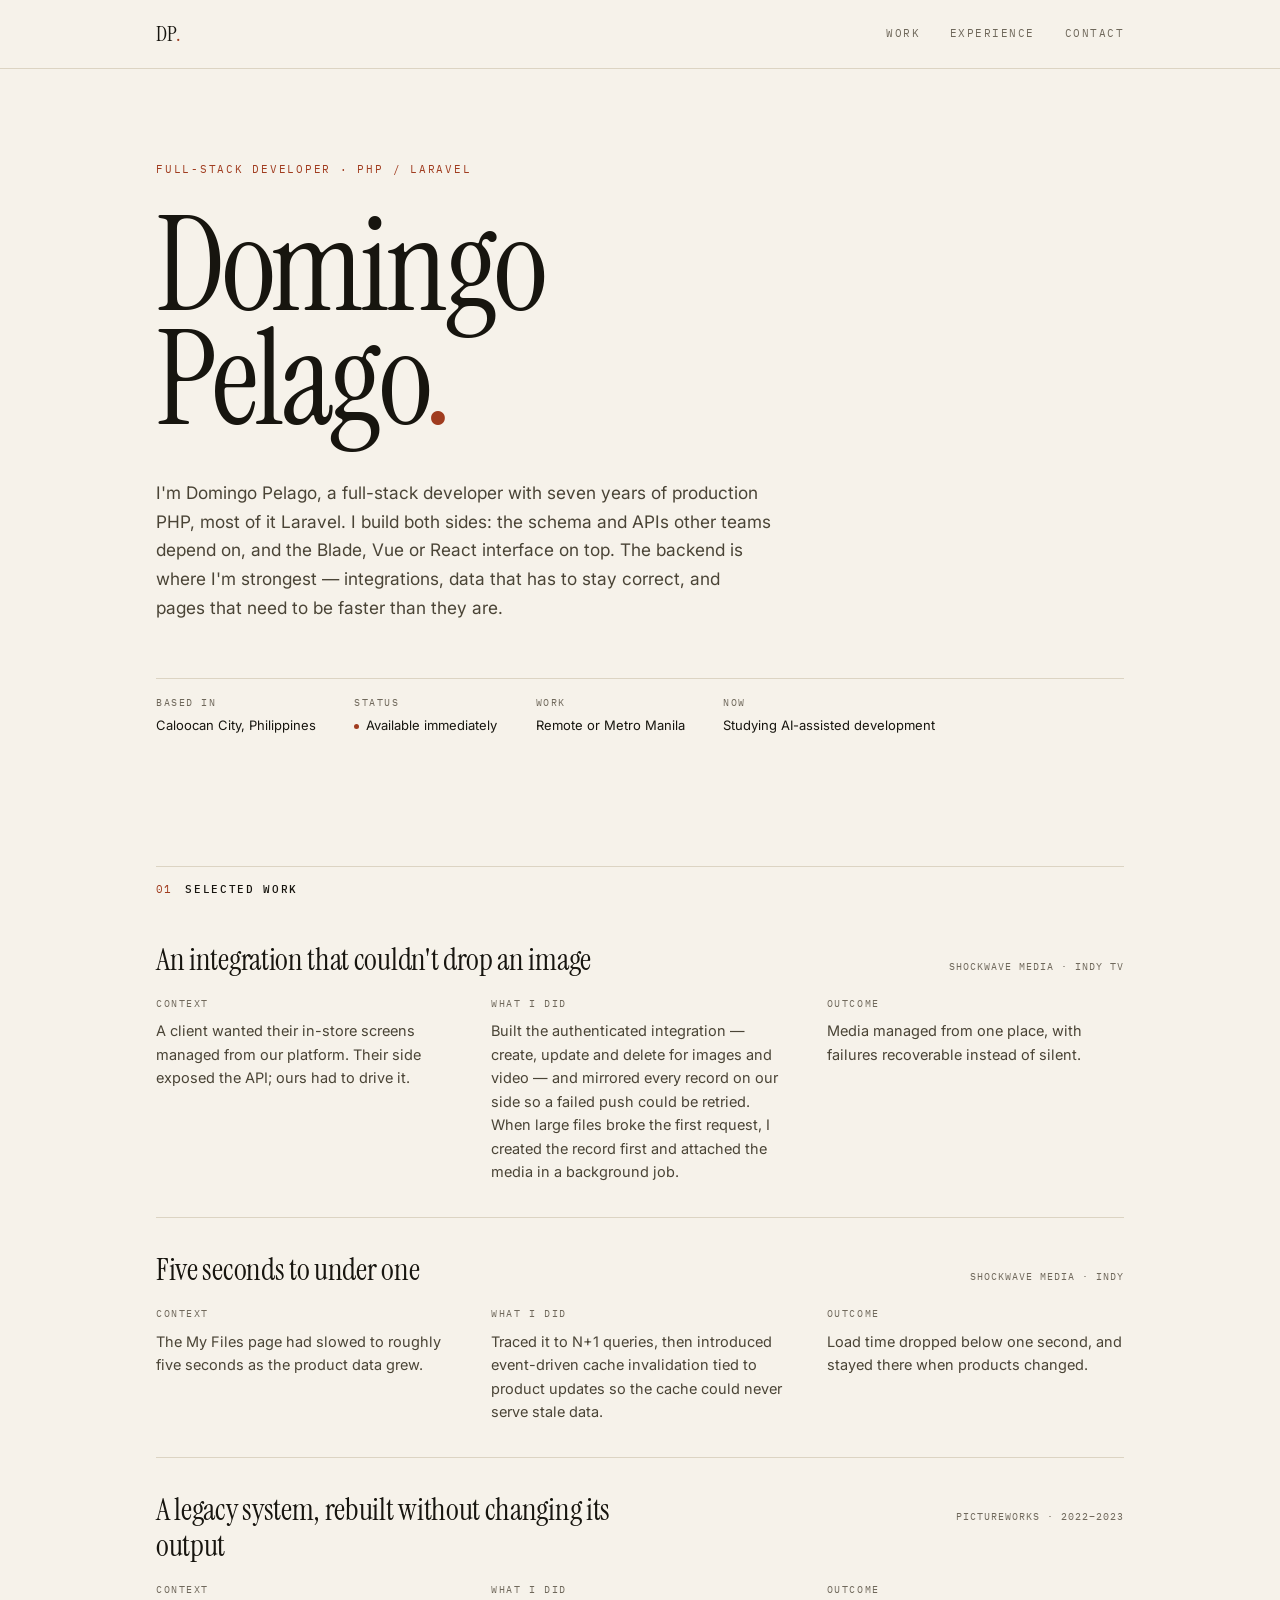
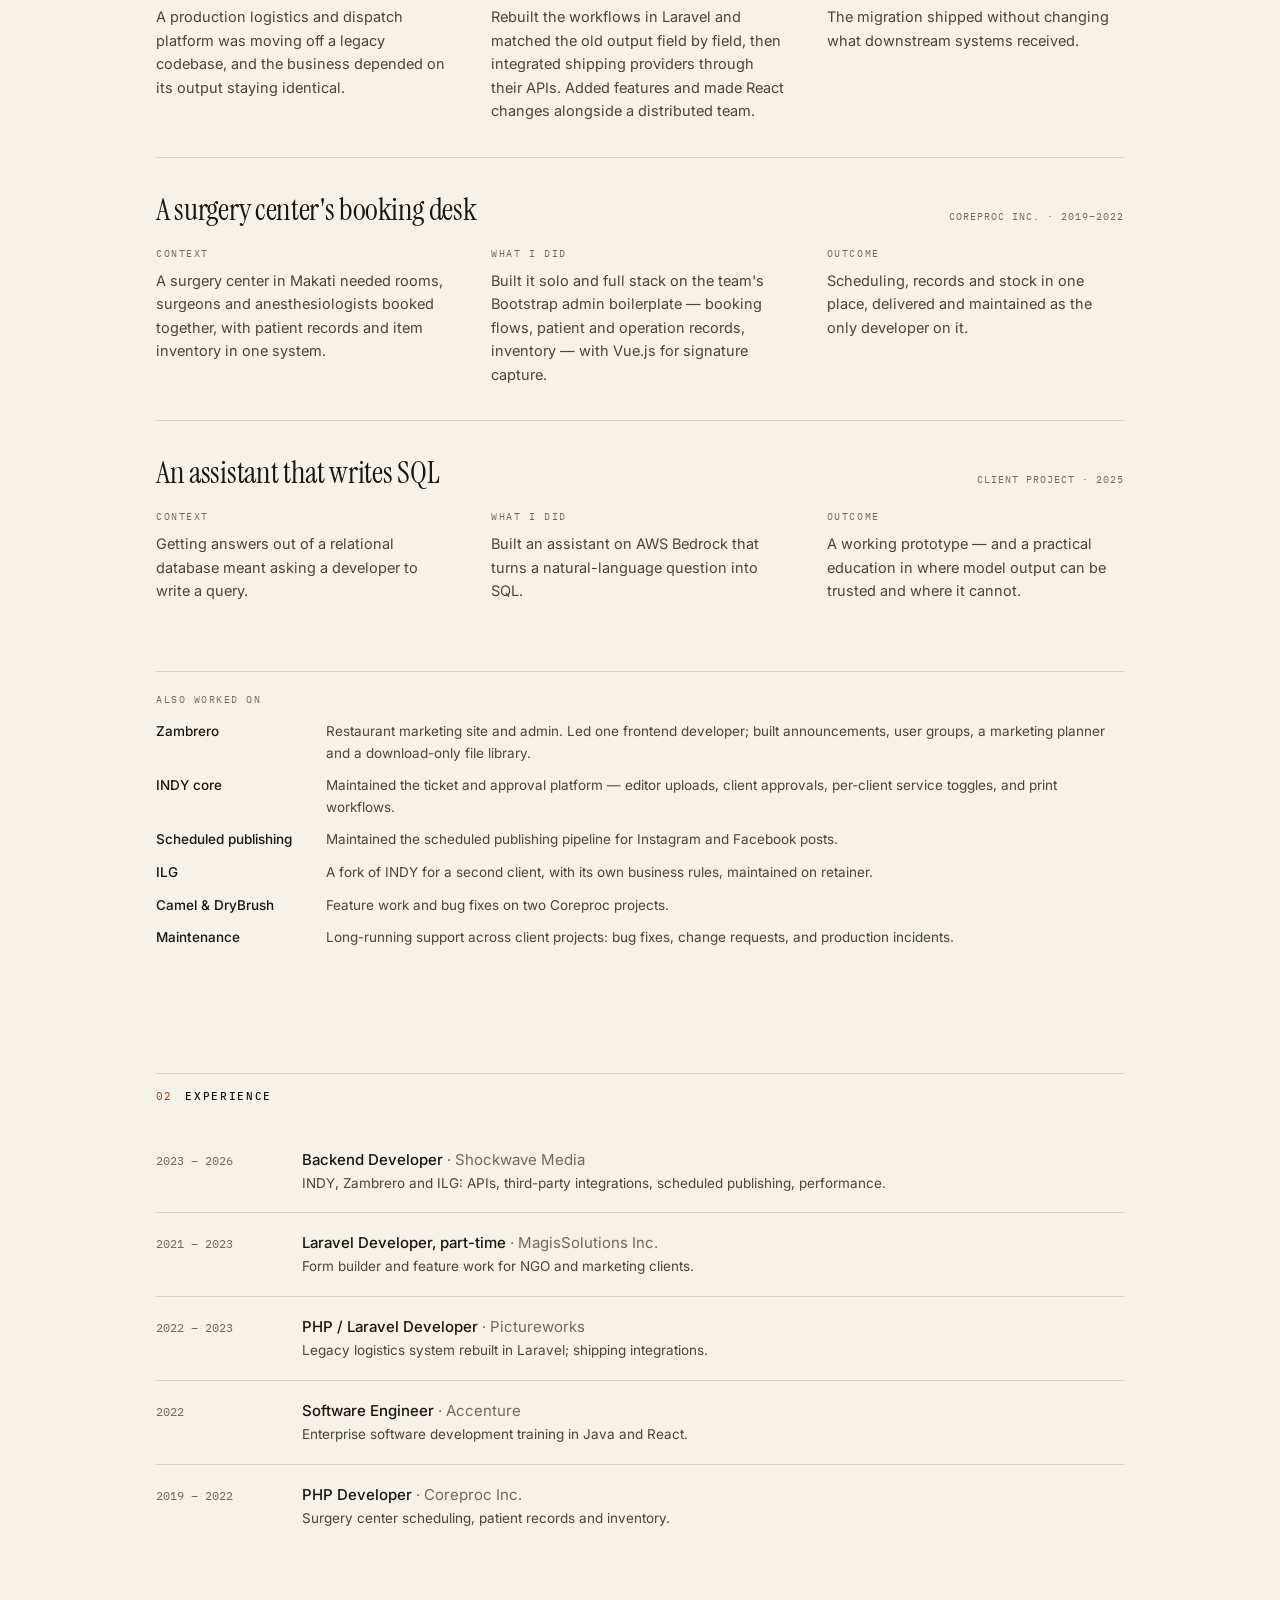
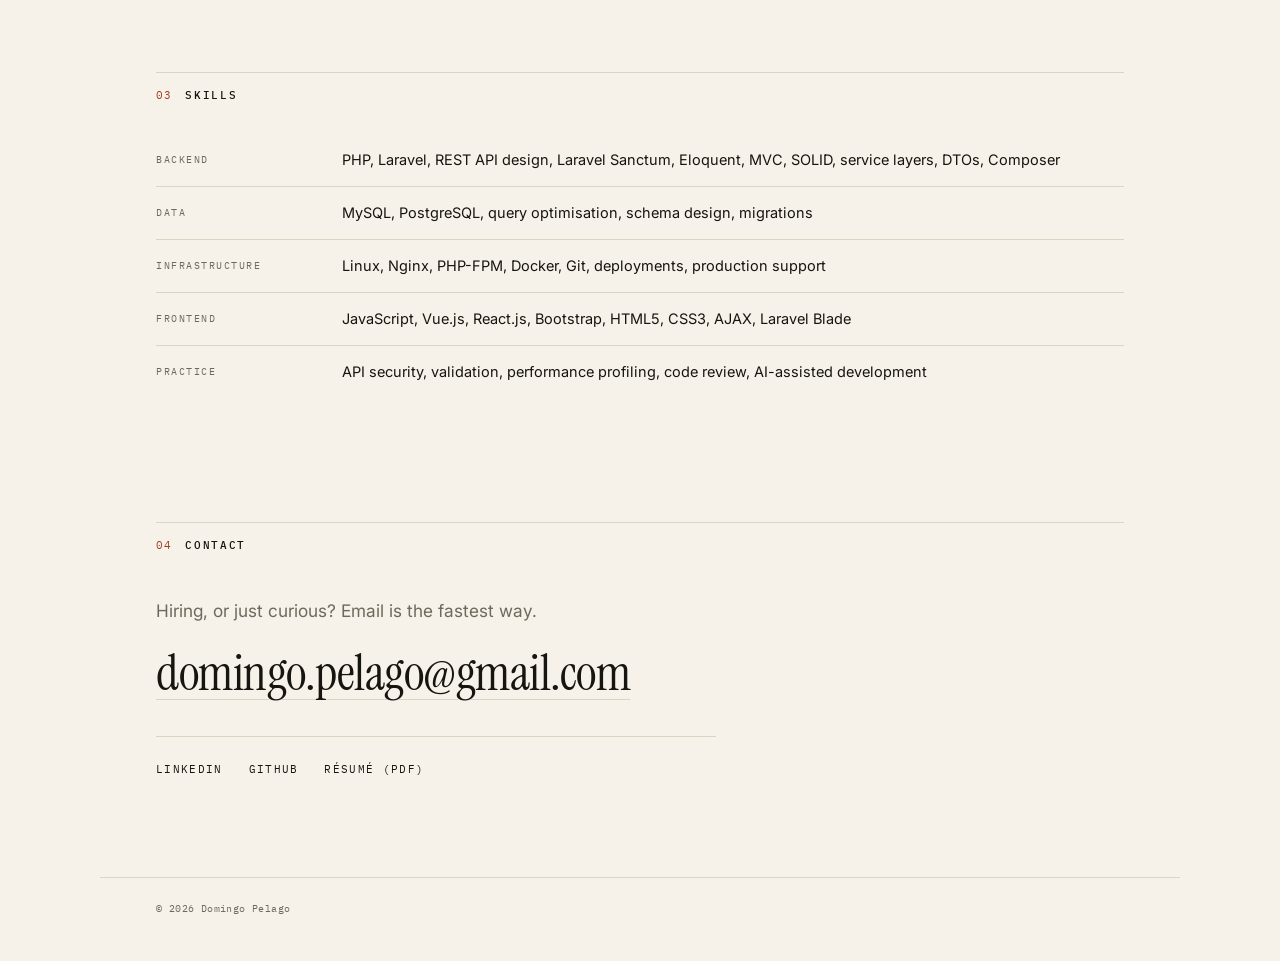
<file: index.html>
<!doctype html>
<html lang="en">
<head>
  <meta charset="utf-8">
  <meta name="viewport" content="width=device-width, initial-scale=1">
  <title>Domingo Pelago — Full-Stack Developer (PHP / Laravel)</title>
  <meta name="description" content="Full-stack developer in the Philippines with seven years of production PHP and Laravel. APIs, integrations, data, and front-end delivery. Available now.">
  <meta name="author" content="Domingo Pelago">
  <meta name="google-site-verification" content="IkMfH8eCxu6Ms4LV0G6AZxLGpZnMSf6iYnHdbqJlbqY">
  <link rel="canonical" href="https://dhomspelago.github.io/">
  <meta name="robots" content="index, follow, max-image-preview:large">
  <meta name="theme-color" content="#f6f2ea">
  <meta name="color-scheme" content="light">
  <meta property="og:title" content="Domingo Pelago — Full-Stack Developer">
  <meta property="og:description" content="Seven years of production PHP and Laravel. APIs, integrations, performance, and front-end delivery.">
  <meta property="og:type" content="website">
  <meta property="og:url" content="https://dhomspelago.github.io/">
  <meta property="og:site_name" content="Domingo Pelago">
  <meta property="og:locale" content="en_PH">
  <meta property="og:image" content="https://dhomspelago.github.io/og-image.png">
  <meta property="og:image:type" content="image/png">
  <meta property="og:image:width" content="1200">
  <meta property="og:image:height" content="630">
  <meta property="og:image:alt" content="Domingo Pelago — full-stack developer, PHP and Laravel">
  <meta name="twitter:card" content="summary_large_image">
  <meta name="twitter:title" content="Domingo Pelago — Full-Stack Developer">
  <meta name="twitter:description" content="Seven years of production PHP and Laravel. APIs, integrations, performance, and front-end delivery.">
  <meta name="twitter:image" content="https://dhomspelago.github.io/og-image.png">
  <meta name="twitter:image:alt" content="Domingo Pelago — full-stack developer, PHP and Laravel">
  <link rel="sitemap" type="application/xml" title="Sitemap" href="/sitemap.xml">
  <link rel="icon" href="favicon.svg" type="image/svg+xml">
  <link rel="apple-touch-icon" href="/apple-touch-icon.png">
  <link rel="preconnect" href="https://fonts.googleapis.com">
  <link rel="preconnect" href="https://fonts.gstatic.com" crossorigin>
  <link href="https://fonts.googleapis.com/css2?family=Instrument+Serif:ital@0;1&family=Inter:wght@400;500&family=IBM+Plex+Mono:wght@400;500&display=swap" rel="stylesheet">
  <link rel="stylesheet" href="styles.css">
  <script type="application/ld+json">
  {
    "@context": "https://schema.org",
    "@type": "Person",
    "@id": "https://dhomspelago.github.io/#person",
    "name": "Domingo Pelago",
    "givenName": "Domingo",
    "familyName": "Pelago",
    "jobTitle": "Full-Stack Developer",
    "description": "Backend-focused full-stack developer in Caloocan City, Philippines, with seven years of production PHP and Laravel experience across logistics, healthcare, and restaurant projects.",
    "url": "https://dhomspelago.github.io/",
    "image": "https://dhomspelago.github.io/og-image.png",
    "address": {
      "@type": "PostalAddress",
      "addressLocality": "Caloocan City",
      "addressRegion": "Metro Manila",
      "addressCountry": "PH"
    },
    "alumniOf": {
      "@type": "CollegeOrUniversity",
      "name": "University of Caloocan City"
    },
    "sameAs": [
      "https://www.linkedin.com/in/dhmsplg",
      "https://github.com/dhomspelago"
    ],
    "knowsAbout": [
      "PHP",
      "Laravel",
      "REST API development",
      "MySQL",
      "PostgreSQL",
      "Vue.js",
      "React.js",
      "Third-party integrations",
      "Web performance"
    ]
  }
  </script>
  <script type="application/ld+json">
  {
    "@context": "https://schema.org",
    "@type": "WebSite",
    "@id": "https://dhomspelago.github.io/#website",
    "url": "https://dhomspelago.github.io/",
    "name": "Domingo Pelago",
    "description": "Portfolio of Domingo Pelago, a full-stack developer working in PHP and Laravel.",
    "inLanguage": "en",
    "publisher": { "@id": "https://dhomspelago.github.io/#person" }
  }
  </script>
  <script type="application/ld+json">
  {
    "@context": "https://schema.org",
    "@type": "ProfilePage",
    "@id": "https://dhomspelago.github.io/#profile",
    "url": "https://dhomspelago.github.io/",
    "name": "Domingo Pelago — Full-Stack Developer",
    "description": "Selected work and experience of Domingo Pelago, a full-stack developer in the Philippines.",
    "inLanguage": "en",
    "dateModified": "2026-11-19",
    "isPartOf": { "@id": "https://dhomspelago.github.io/#website" },
    "mainEntity": { "@id": "https://dhomspelago.github.io/#person" }
  }
  </script>
</head>
<body>
  <a class="skip" href="#main">Skip to content</a>

  <header class="site-head">
    <div class="wrap head-inner">
      <a class="monogram" href="#top" aria-label="DP. Domingo Pelago, back to top">DP<span>.</span></a>
      <nav aria-label="Sections">
        <a href="#work">Work</a>
        <a href="#experience">Experience</a>
        <a href="#contact">Contact</a>
      </nav>
    </div>
  </header>

  <main id="main">

    <section class="hero wrap" id="top">
      <p class="eyebrow">Full-stack developer · PHP / Laravel</p>
      <h1>Domingo <br>Pelago<span class="period">.</span></h1>
      <p class="lead">
        I'm Domingo Pelago, a full-stack developer with seven years of production PHP,
        most of it Laravel. I build both sides: the schema and APIs other teams depend
        on, and the Blade, Vue or React interface on top. The backend is where I'm
        strongest — integrations, data that has to stay correct, and pages that need to
        be faster than they are.
      </p>
      <dl class="hero-meta">
        <div>
          <dt>Based in</dt>
          <dd>Caloocan City, Philippines</dd>
        </div>
        <div>
          <dt>Status</dt>
          <dd class="live">Available immediately</dd>
        </div>
        <div>
          <dt>Work</dt>
          <dd>Remote or Metro Manila</dd>
        </div>
        <div>
          <dt>Now</dt>
          <dd>Studying AI-assisted development</dd>
        </div>
      </dl>
    </section>

    <section class="section wrap" id="work">
      <div class="sec-head">
        <span class="num">01</span>
        <h2>Selected work</h2>
      </div>

      <div class="cases">
        <article class="case">
          <header class="case-head">
            <h3>An integration that couldn't drop an image</h3>
            <p class="case-meta">Shockwave Media · INDY TV</p>
          </header>
          <div class="case-body">
            <div>
              <h4>Context</h4>
              <p>A client wanted their in-store screens managed from our platform. Their side exposed the API; ours had to drive it.</p>
            </div>
            <div>
              <h4>What I did</h4>
              <p>Built the authenticated integration — create, update and delete for images and video — and mirrored every record on our side so a failed push could be retried. When large files broke the first request, I created the record first and attached the media in a background job.</p>
            </div>
            <div>
              <h4>Outcome</h4>
              <p>Media managed from one place, with failures recoverable instead of silent.</p>
            </div>
          </div>
        </article>

        <article class="case">
          <header class="case-head">
            <h3>Five seconds to under one</h3>
            <p class="case-meta">Shockwave Media · INDY</p>
          </header>
          <div class="case-body">
            <div>
              <h4>Context</h4>
              <p>The My Files page had slowed to roughly five seconds as the product data grew.</p>
            </div>
            <div>
              <h4>What I did</h4>
              <p>Traced it to N+1 queries, then introduced event-driven cache invalidation tied to product updates so the cache could never serve stale data.</p>
            </div>
            <div>
              <h4>Outcome</h4>
              <p>Load time dropped below one second, and stayed there when products changed.</p>
            </div>
          </div>
        </article>

        <article class="case">
          <header class="case-head">
            <h3>A legacy system, rebuilt without changing its output</h3>
            <p class="case-meta">Pictureworks · 2022–2023</p>
          </header>
          <div class="case-body">
            <div>
              <h4>Context</h4>
              <p>A production logistics and dispatch platform was moving off a legacy codebase, and the business depended on its output staying identical.</p>
            </div>
            <div>
              <h4>What I did</h4>
              <p>Rebuilt the workflows in Laravel and matched the old output field by field, then integrated shipping providers through their APIs. Added features and made React changes alongside a distributed team.</p>
            </div>
            <div>
              <h4>Outcome</h4>
              <p>The migration shipped without changing what downstream systems received.</p>
            </div>
          </div>
        </article>

        <article class="case">
          <header class="case-head">
            <h3>A surgery center's booking desk</h3>
            <p class="case-meta">Coreproc Inc. · 2019–2022</p>
          </header>
          <div class="case-body">
            <div>
              <h4>Context</h4>
              <p>A surgery center in Makati needed rooms, surgeons and anesthesiologists booked together, with patient records and item inventory in one system.</p>
            </div>
            <div>
              <h4>What I did</h4>
              <p>Built it solo and full stack on the team's Bootstrap admin boilerplate — booking flows, patient and operation records, inventory — with Vue.js for signature capture.</p>
            </div>
            <div>
              <h4>Outcome</h4>
              <p>Scheduling, records and stock in one place, delivered and maintained as the only developer on it.</p>
            </div>
          </div>
        </article>

        <article class="case">
          <header class="case-head">
            <h3>An assistant that writes SQL</h3>
            <p class="case-meta">Client project · 2025</p>
          </header>
          <div class="case-body">
            <div>
              <h4>Context</h4>
              <p>Getting answers out of a relational database meant asking a developer to write a query.</p>
            </div>
            <div>
              <h4>What I did</h4>
              <p>Built an assistant on AWS Bedrock that turns a natural-language question into SQL.</p>
            </div>
            <div>
              <h4>Outcome</h4>
              <p>A working prototype — and a practical education in where model output can be trusted and where it cannot.</p>
            </div>
          </div>
        </article>
      </div>

      <div class="more">
        <h3 class="more-label">Also worked on</h3>
        <ul>
          <li>
            <strong>Zambrero</strong>
            <span>Restaurant marketing site and admin. Led one frontend developer; built announcements, user groups, a marketing planner and a download-only file library.</span>
          </li>
          <li>
            <strong>INDY core</strong>
            <span>Maintained the ticket and approval platform — editor uploads, client approvals, per-client service toggles, and print workflows.</span>
          </li>
          <li>
            <strong>Scheduled publishing</strong>
            <span>Maintained the scheduled publishing pipeline for Instagram and Facebook posts.</span>
          </li>
          <li>
            <strong>ILG</strong>
            <span>A fork of INDY for a second client, with its own business rules, maintained on retainer.</span>
          </li>
          <li>
            <strong>Camel &amp; DryBrush</strong>
            <span>Feature work and bug fixes on two Coreproc projects.</span>
          </li>
          <li>
            <strong>Maintenance</strong>
            <span>Long-running support across client projects: bug fixes, change requests, and production incidents.</span>
          </li>
        </ul>
      </div>
    </section>

    <section class="section wrap" id="experience">
      <div class="sec-head">
        <span class="num">02</span>
        <h2>Experience</h2>
      </div>

      <ol class="jobs">
        <li>
          <span class="years">2023 – 2026</span>
          <div>
            <h3>Backend Developer <span class="at">Shockwave Media</span></h3>
            <p>INDY, Zambrero and ILG: APIs, third-party integrations, scheduled publishing, performance.</p>
          </div>
        </li>
        <li>
          <span class="years">2021 – 2023</span>
          <div>
            <h3>Laravel Developer, part-time <span class="at">MagisSolutions Inc.</span></h3>
            <p>Form builder and feature work for NGO and marketing clients.</p>
          </div>
        </li>
        <li>
          <span class="years">2022 – 2023</span>
          <div>
            <h3>PHP / Laravel Developer <span class="at">Pictureworks</span></h3>
            <p>Legacy logistics system rebuilt in Laravel; shipping integrations.</p>
          </div>
        </li>
        <li>
          <span class="years">2022</span>
          <div>
            <h3>Software Engineer <span class="at">Accenture</span></h3>
            <p>Enterprise software development training in Java and React.</p>
          </div>
        </li>
        <li>
          <span class="years">2019 – 2022</span>
          <div>
            <h3>PHP Developer <span class="at">Coreproc Inc.</span></h3>
            <p>Surgery center scheduling, patient records and inventory.</p>
          </div>
        </li>
      </ol>
    </section>

    <section class="section wrap" id="skills">
      <div class="sec-head">
        <span class="num">03</span>
        <h2>Skills</h2>
      </div>

      <dl class="skills">
        <div>
          <dt>Backend</dt>
          <dd>PHP, Laravel, REST API design, Laravel Sanctum, Eloquent, MVC, SOLID, service layers, DTOs, Composer</dd>
        </div>
        <div>
          <dt>Data</dt>
          <dd>MySQL, PostgreSQL, query optimisation, schema design, migrations</dd>
        </div>
        <div>
          <dt>Infrastructure</dt>
          <dd>Linux, Nginx, PHP-FPM, Docker, Git, deployments, production support</dd>
        </div>
        <div>
          <dt>Frontend</dt>
          <dd>JavaScript, Vue.js, React.js, Bootstrap, HTML5, CSS3, AJAX, Laravel Blade</dd>
        </div>
        <div>
          <dt>Practice</dt>
          <dd>API security, validation, performance profiling, code review, AI-assisted development</dd>
        </div>
      </dl>
    </section>

    <section class="section wrap contact" id="contact">
      <div class="sec-head">
        <span class="num">04</span>
        <h2>Contact</h2>
      </div>
      <p class="contact-lead">Hiring, or just curious? Email is the fastest way.</p>
      <a class="email" href="mailto:domingo.pelago@gmail.com">domingo.pelago@gmail.com</a>
      <ul class="links">
        <li><a href="https://www.linkedin.com/in/dhmsplg" target="_blank" rel="me noopener" aria-label="Domingo Pelago on LinkedIn">LinkedIn</a></li>
        <li><a href="https://github.com/dhomspelago" target="_blank" rel="me noopener" aria-label="Domingo Pelago on GitHub">GitHub</a></li>
        <li><a href="Domingo_Pelago_Resume.pdf" type="application/pdf" target="_blank" rel="noopener">Résumé (PDF)</a></li>
      </ul>
    </section>

  </main>

  <footer class="site-foot wrap">
    <p>© 2026 Domingo Pelago</p>
  </footer>

  <button class="to-top" type="button" aria-label="Back to top">
    <svg width="14" height="14" viewBox="0 0 14 14" fill="none" aria-hidden="true" focusable="false">
      <path d="M7 12V2M7 2L2.5 6.5M7 2L11.5 6.5" stroke="currentColor" stroke-width="1.4" stroke-linecap="square"/>
    </svg>
  </button>

  <script>
    (function () {
      var btn = document.querySelector('.to-top');
      if (!btn) return;

      function update() {
        btn.classList.toggle('is-visible', window.scrollY > window.innerHeight * 0.75);
      }

      window.addEventListener('scroll', update, { passive: true });
      update();

      btn.addEventListener('click', function () {
        var reduce = window.matchMedia('(prefers-reduced-motion: reduce)').matches;
        window.scrollTo({ top: 0, behavior: reduce ? 'auto' : 'smooth' });
      });
    })();
  </script>
</body>
</html>
</file>
<file: styles.css>
/* ============================================================
   Domingo Pelago — portfolio
   Hand-written. No framework, no build step.
   Type: Instrument Serif / Inter / IBM Plex Mono
   ============================================================ */

:root {
  --paper:   #f6f2ea;
  --ink:     #17150f;
  --body:    #4a4436;
  --muted:   #6f685b;
  --rule:    #dcd4c3;
  --accent:  #a03c1f;

  --serif: "Instrument Serif", Georgia, "Times New Roman", serif;
  --sans:  "Inter", -apple-system, BlinkMacSystemFont, "Segoe UI", Arial, sans-serif;
  --mono:  "IBM Plex Mono", ui-monospace, "SFMono-Regular", Consolas, monospace;

  --pad: clamp(20px, 5vw, 56px);
  --radius: 2px;
}

*,
*::before,
*::after { box-sizing: border-box; }

html {
  scroll-behavior: smooth;
  -webkit-text-size-adjust: 100%;
}

body {
  margin: 0;
  background: var(--paper);
  color: var(--ink);
  font-family: var(--sans);
  font-size: 16px;
  line-height: 1.6;
  font-weight: 400;
  -webkit-font-smoothing: antialiased;
  -moz-osx-font-smoothing: grayscale;
}

h1, h2, h3, h4, p, dl, dd, ol, ul { margin: 0; }
ul, ol { padding: 0; list-style: none; }
a { color: inherit; }

::selection {
  background: var(--accent);
  color: var(--paper);
}

:focus-visible {
  outline: 2px solid var(--accent);
  outline-offset: 3px;
}

.wrap {
  width: 100%;
  max-width: 1080px;
  margin-inline: auto;
  padding-inline: var(--pad);
}

.skip {
  position: absolute;
  left: -9999px;
  top: 0;
  background: var(--ink);
  color: var(--paper);
  padding: 10px 16px;
  font-family: var(--mono);
  font-size: 12px;
  z-index: 10;
}
.skip:focus { left: 12px; top: 12px; }

/* ---------- header ---------- */

.site-head { border-bottom: 1px solid var(--rule); }

.head-inner {
  display: flex;
  align-items: center;
  justify-content: space-between;
  gap: 24px;
  min-height: 68px;
}

.monogram {
  font-family: var(--serif);
  font-size: 1.3rem;
  line-height: 1;
  letter-spacing: 0.01em;
  text-decoration: none;
  white-space: nowrap;
}
.monogram span { color: var(--accent); }

.site-head nav {
  display: flex;
  gap: clamp(14px, 2.4vw, 30px);
}

.site-head nav a {
  font-family: var(--mono);
  font-size: 10.5px;
  letter-spacing: 0.14em;
  text-transform: uppercase;
  color: var(--muted);
  text-decoration: none;
  padding-block: 4px;
  border-bottom: 1px solid transparent;
  transition: color 0.15s ease, border-color 0.15s ease;
}
.site-head nav a:hover {
  color: var(--ink);
  border-bottom-color: var(--ink);
}

/* ---------- hero ---------- */

.hero { padding-block: clamp(46px, 8.5vw, 92px) clamp(40px, 6vw, 68px); }

.eyebrow {
  font-family: var(--mono);
  font-size: 11px;
  letter-spacing: 0.16em;
  text-transform: uppercase;
  color: var(--accent);
  margin-bottom: clamp(18px, 3vw, 30px);
}

h1 {
  font-family: var(--serif);
  font-weight: 400;
  font-size: clamp(3.3rem, 11.5vw, 8.2rem);
  line-height: 0.87;
  letter-spacing: -0.025em;
  margin-bottom: clamp(24px, 4vw, 42px);
}
.period { color: var(--accent); }

.lead {
  max-width: 56ch;
  font-size: clamp(1rem, 1.35vw, 1.12rem);
  line-height: 1.66;
  color: var(--body);
}

.hero-meta {
  display: grid;
  grid-template-columns: repeat(4, auto);
  justify-content: start;
  gap: clamp(20px, 3vw, 46px);
  margin-top: clamp(34px, 5vw, 56px);
  padding-top: 16px;
  border-top: 1px solid var(--rule);
}

.hero-meta dt {
  font-family: var(--mono);
  font-size: 9.5px;
  letter-spacing: 0.16em;
  text-transform: uppercase;
  color: var(--muted);
  margin-bottom: 5px;
}

.hero-meta dd { font-size: 13px; color: var(--ink); }

.live { color: var(--accent); }
.live::before {
  content: "";
  display: inline-block;
  width: 5px;
  height: 5px;
  margin-right: 7px;
  vertical-align: 1px;
  background: var(--accent);
  border-radius: 50%;
}

/* ---------- sections ---------- */

.section { padding-block: clamp(38px, 6vw, 62px); }

.sec-head {
  display: flex;
  align-items: baseline;
  gap: 14px;
  padding-top: 14px;
  border-top: 1px solid var(--rule);
  margin-bottom: clamp(26px, 4vw, 44px);
}

.num {
  font-family: var(--mono);
  font-size: 10.5px;
  letter-spacing: 0.06em;
  color: var(--accent);
}

.sec-head h2 {
  font-family: var(--mono);
  font-size: 10.5px;
  font-weight: 500;
  letter-spacing: 0.16em;
  text-transform: uppercase;
}

/* ---------- cases ---------- */

.case { padding-block: clamp(24px, 3.6vw, 34px); }
.case + .case { border-top: 1px solid var(--rule); }
.cases > .case:first-child { padding-top: 0; }

.case-head {
  display: flex;
  align-items: baseline;
  justify-content: space-between;
  gap: 20px;
  flex-wrap: wrap;
  margin-bottom: 18px;
}

.case-head h3 {
  font-family: var(--serif);
  font-weight: 400;
  font-size: clamp(1.45rem, 2.5vw, 1.95rem);
  line-height: 1.15;
  letter-spacing: -0.01em;
  max-width: 34ch;
}

.case-meta {
  font-family: var(--mono);
  font-size: 10px;
  letter-spacing: 0.1em;
  text-transform: uppercase;
  color: var(--muted);
  white-space: nowrap;
}

.case-body {
  display: grid;
  grid-template-columns: repeat(3, 1fr);
  gap: clamp(20px, 3vw, 42px);
}

.case-body h4 {
  font-family: var(--mono);
  font-size: 9.5px;
  font-weight: 400;
  letter-spacing: 0.16em;
  text-transform: uppercase;
  color: var(--muted);
  margin-bottom: 8px;
}

.case-body p {
  font-size: 14.5px;
  line-height: 1.62;
  color: var(--body);
}

.also {
  margin-top: 26px;
  padding-left: 16px;
  border-left: 2px solid var(--accent);
  font-size: 13.5px;
  line-height: 1.6;
  color: var(--muted);
  max-width: 72ch;
}

/* ---------- also built ---------- */

.more {
  margin-top: 34px;
  padding-top: 20px;
  border-top: 1px solid var(--rule);
}

.more-label {
  font-family: var(--mono);
  font-size: 9.5px;
  font-weight: 400;
  letter-spacing: 0.16em;
  text-transform: uppercase;
  color: var(--muted);
  margin: 0 0 14px;
}

.more ul { display: grid; gap: 11px; }

.more li {
  display: grid;
  grid-template-columns: 150px 1fr;
  gap: 20px;
  font-size: 13.5px;
  line-height: 1.6;
  color: var(--body);
}

.more strong {
  font-weight: 500;
  color: var(--ink);
}

@media (max-width: 760px) {
  .more li { grid-template-columns: 1fr; gap: 2px; }
}

/* ---------- experience ---------- */

.jobs li {
  display: grid;
  grid-template-columns: 108px 1fr;
  gap: clamp(16px, 3vw, 40px);
  padding-block: 19px;
  border-top: 1px solid var(--rule);
}
.jobs li:first-child { border-top: 0; padding-top: 0; }

.years {
  font-family: var(--mono);
  font-size: 11.5px;
  color: var(--muted);
  padding-top: 3px;
  white-space: nowrap;
}

.jobs h3 {
  font-family: var(--sans);
  font-size: 15px;
  font-weight: 500;
  line-height: 1.4;
  letter-spacing: 0;
  margin-bottom: 3px;
}

.at { font-weight: 400; color: var(--muted); }
.at::before { content: "· "; }

.jobs p {
  font-size: 13.5px;
  line-height: 1.55;
  color: var(--body);
}

/* ---------- skills ---------- */

.skills > div {
  display: grid;
  grid-template-columns: 148px 1fr;
  gap: clamp(16px, 3vw, 40px);
  padding-block: 14px;
  border-top: 1px solid var(--rule);
}
.skills > div:first-child { border-top: 0; padding-top: 0; }

.skills dt {
  font-family: var(--mono);
  font-size: 9.5px;
  letter-spacing: 0.16em;
  text-transform: uppercase;
  color: var(--muted);
  padding-top: 4px;
}

.skills dd {
  font-size: 14.5px;
  line-height: 1.65;
  color: var(--ink);
}

/* ---------- contact ---------- */

.contact { padding-bottom: clamp(54px, 8vw, 96px); }

.contact-lead {
  font-size: clamp(1rem, 1.35vw, 1.08rem);
  color: var(--muted);
  margin-bottom: 20px;
}

.email {
  display: inline-block;
  font-family: var(--serif);
  font-size: clamp(1.65rem, 5vw, 3.1rem);
  line-height: 1.15;
  letter-spacing: -0.01em;
  text-decoration: underline;
  text-decoration-thickness: 1px;
  text-underline-offset: 9px;
  text-decoration-color: var(--rule);
  overflow-wrap: anywhere;
  transition: color 0.15s ease, text-decoration-color 0.15s ease;
}
.email:hover {
  color: var(--accent);
  text-decoration-color: var(--accent);
}

.links {
  display: flex;
  flex-wrap: wrap;
  gap: 26px;
  margin-top: 34px;
  padding-top: 18px;
  border-top: 1px solid var(--rule);
  max-width: 560px;
}

.links a {
  font-family: var(--mono);
  font-size: 11px;
  letter-spacing: 0.12em;
  text-transform: uppercase;
  text-decoration: none;
  border-bottom: 1px solid transparent;
  padding-bottom: 2px;
  transition: color 0.15s ease, border-color 0.15s ease;
}
.links a:hover {
  color: var(--accent);
  border-bottom-color: var(--accent);
}

/* ---------- footer ---------- */

.site-foot {
  display: flex;
  align-items: baseline;
  justify-content: space-between;
  gap: 14px 32px;
  flex-wrap: wrap;
  padding-block: 22px 44px;
  border-top: 1px solid var(--rule);
}

.site-foot p {
  font-family: var(--mono);
  font-size: 10px;
  letter-spacing: 0.04em;
  line-height: 1.7;
  color: var(--muted);
}

/* ---------- back to top ---------- */

.to-top {
  position: fixed;
  right: clamp(16px, 3vw, 28px);
  bottom: clamp(16px, 3vw, 28px);
  z-index: 20;
  display: grid;
  place-items: center;
  width: 42px;
  height: 42px;
  padding: 0;
  background: var(--paper);
  color: var(--ink);
  border: 1px solid var(--rule);
  border-radius: var(--radius);
  cursor: pointer;
  opacity: 0;
  visibility: hidden;
  transition: opacity 0.2s ease, color 0.15s ease, border-color 0.15s ease;
}

.to-top.is-visible { opacity: 1; visibility: visible; }

.to-top:hover { color: var(--accent); border-color: var(--accent); }

.to-top:focus-visible { outline: 2px solid var(--accent); outline-offset: 3px; }

@media print { .to-top { display: none; } }

/* ---------- small screens ---------- */

@media (max-width: 760px) {
  .hero-meta {
    grid-template-columns: 1fr 1fr;
    row-gap: 20px;
  }

  .case-head {
    flex-direction: column;
    align-items: flex-start;
    gap: 6px;
  }

  .case-body { grid-template-columns: 1fr; gap: 18px; }
  .case-body p { font-size: 15px; }

  .jobs li { grid-template-columns: 1fr; gap: 6px; }
  .years { padding-top: 0; }

  .skills > div { grid-template-columns: 1fr; gap: 5px; }

  .site-foot { flex-direction: column; }
}

@media (max-width: 420px) {
  .site-head nav { gap: 13px; }
  .site-head nav a { font-size: 9.5px; letter-spacing: 0.1em; }
}

@media (prefers-reduced-motion: reduce) {
  html { scroll-behavior: auto; }
  * { transition: none !important; }
}
</file>
